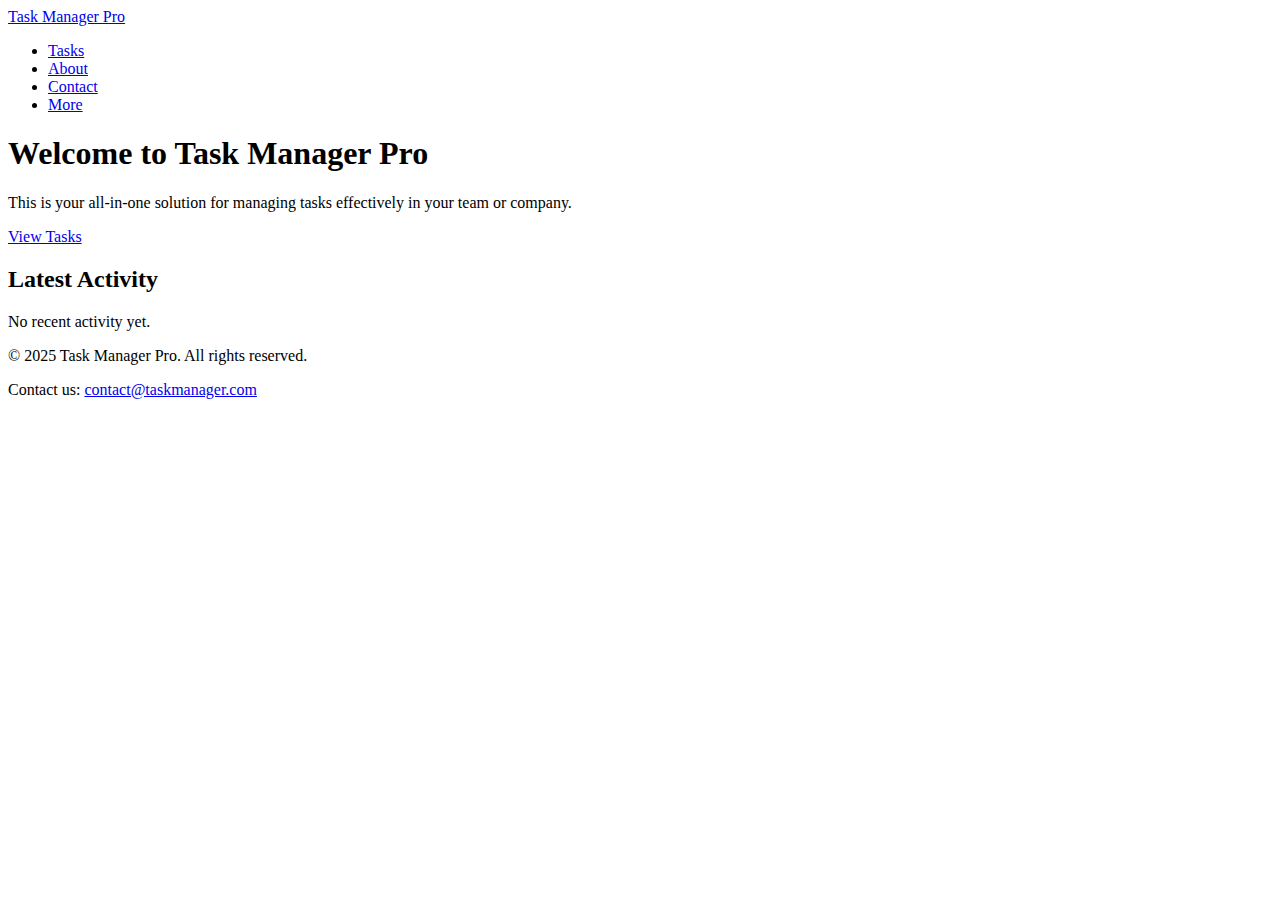
<file: index.html>
<!DOCTYPE html>
<html lang="en">
<head>
    <meta charset="UTF-8">
    <meta name="viewport" content="width=device-width, initial-scale=1.0">
    <title>Task Manager Pro</title>
    <meta name="description" content="Homepage for the Task Management Application.">
</head>
<body>

    <!-- Sticky Header / Navbar -->
    <header>
        <nav>
            <div class="logo">
                <!-- Logo image placeholder -->
                <a href="index.html">Task Manager Pro</a>
            </div>
            <ul>
                <li><a href="../tasks/index.html">Tasks</a></li>
                <li><a href="../about/index.html">About</a></li>
                <li><a href="../contact/index.html">Contact</a></li>
                <li><a href="../custom/index.html">More</a></li>
                <!-- Dark mode toggle will go here -->
            </ul>
        </nav>
    </header>

    <!-- Welcome Section -->
    <section id="welcome">
        <h1>Welcome to Task Manager Pro</h1>
        <p>This is your all-in-one solution for managing tasks effectively in your team or company.</p>
        <!-- Call to action -->
        <a href="../tasks/index.html">View Tasks</a>
    </section>

    <!-- Latest Activity Section -->
    <section id="latest-activity">
        <h2>Latest Activity</h2>
        <!-- Task activity updates will be dynamically added with jQuery -->
        <div class="activity-feed">
            <!-- Placeholder -->
            <p>No recent activity yet.</p>
        </div>
    </section>

    <!-- Footer -->
    <footer>
        <p>&copy; 2025 Task Manager Pro. All rights reserved.</p>
        <p>Contact us: <a href="mailto:contact@taskmanager.com">contact@taskmanager.com</a></p>
        <!-- Social media links go here -->
    </footer>

</body>
</html>
</file>
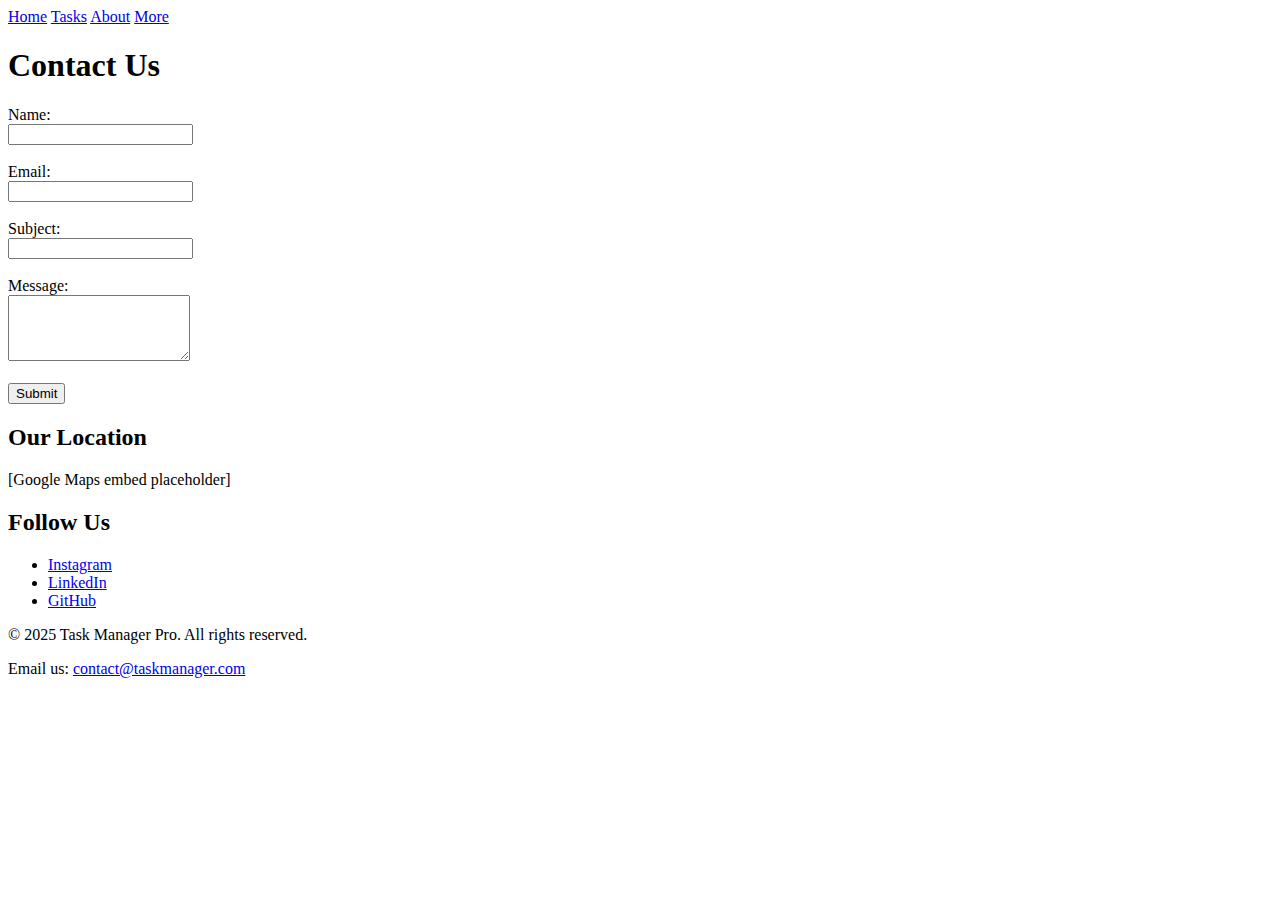
<file: contact/index.html>
<!DOCTYPE html>
<html lang="en">
<head>
    <meta charset="UTF-8" />
    <meta name="viewport" content="width=device-width, initial-scale=1.0"/>
    <title>Contact | Task Manager Pro</title>
    <meta name="description" content="Get in touch with the Task Manager Pro team.">
</head>
<body>

    <!-- Header / Navigation -->
    <header>
        <nav>
            <a href="../index.html">Home</a>
            <a href="../tasks/index.html">Tasks</a>
            <a href="../about/index.html">About</a>
            <a href="../custom/index.html">More</a>
        </nav>
    </header>

    <!-- Contact Form Section -->
    <section id="contact-form">
        <h1>Contact Us</h1>
        <form id="form">
            <label for="name">Name:</label><br/>
            <input type="text" id="name" name="name" required><br/><br/>

            <label for="email">Email:</label><br/>
            <input type="email" id="email" name="email" required><br/><br/>

            <label for="subject">Subject:</label><br/>
            <input type="text" id="subject" name="subject" required><br/><br/>

            <label for="message">Message:</label><br/>
            <textarea id="message" name="message" rows="4" required></textarea><br/><br/>

            <button type="submit">Submit</button>
        </form>
        <!-- This is where the submitted info will pop up using jQuery later -->
        <div id="popup-message">
            <!-- Placeholder for popup output -->
        </div>
    </section>

    <!-- Google Maps Section -->
    <section id="map">
        <h2>Our Location</h2>
        <!-- Google Maps embed will go here -->
        <p>[Google Maps embed placeholder]</p>
    </section>

    <!-- Social Media Links -->
    <section id="social-media">
        <h2>Follow Us</h2>
        <ul>
            <li><a href="#">Instagram</a></li>
            <li><a href="#">LinkedIn</a></li>
            <li><a href="#">GitHub</a></li>
        </ul>
    </section>

    <!-- Footer -->
    <footer>
        <p>&copy; 2025 Task Manager Pro. All rights reserved.</p>
        <p>Email us: <a href="mailto:contact@taskmanager.com">contact@taskmanager.com</a></p>
    </footer>

</body>
</html>
</file>
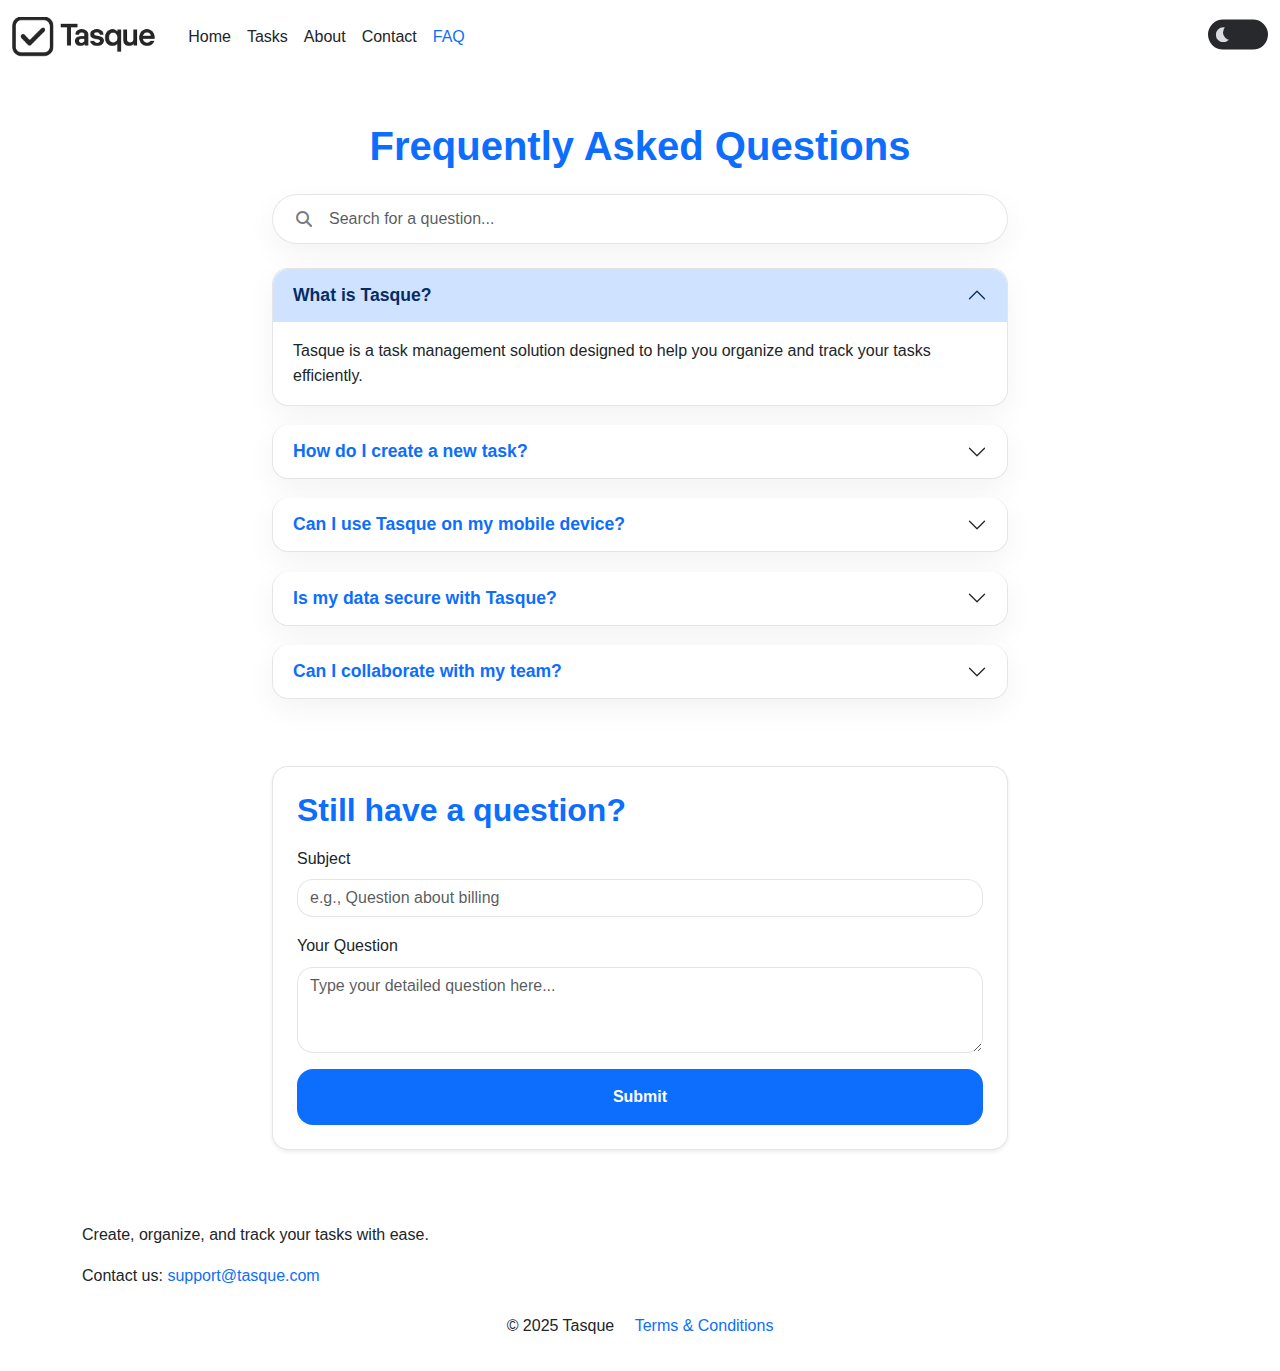
<file: faq/index.html>
<!DOCTYPE html>
<html lang="en">
<head>
  <meta charset="UTF-8">
  <meta name="viewport" content="width=device-width, initial-scale=1, shrink-to-fit=no">
  <title>FAQ - Tasque</title>
  <meta name="description" content="Frequently Asked Questions about Tasque.">
  <script src="../assets/js/main.js"></script>
  <link href="https://cdn.jsdelivr.net/npm/bootstrap@5.3.0/dist/css/bootstrap.min.css" rel="stylesheet">
  <link rel="stylesheet" href="../assets/css/style.css">
  <link rel="stylesheet" href="https://cdnjs.cloudflare.com/ajax/libs/font-awesome/6.4.0/css/all.min.css" />
</head>
<body class="faq-page">
  <!-- Navigation -->
  <nav class="navbar navbar-expand-lg sticky-top">
    <div class="container-fluid">
      <a class="navbar-brand d-flex align-items-center" href="../index.html">
        <img src="../assets/images/black_logo.png" alt="Tasque logo" class="logo-light" height="40">
        <img src="../assets/images/white_logo.png" alt="Tasque logo" class="logo-dark" height="40">
        <span class="ms-2"></span>
      </a>
      <button class="navbar-toggler" type="button" data-bs-toggle="collapse" data-bs-target="#navbarSupportedContent" aria-controls="navbarSupportedContent" aria-expanded="false" aria-label="Toggle navigation">
        <span class="navbar-toggler-icon"></span>
      </button>
      <div class="collapse navbar-collapse" id="navbarSupportedContent">
        <ul class="navbar-nav me-auto mb-2 mb-lg-0">
          <li class="nav-item"><a class="nav-link" href="../index.html">Home</a></li>
          <li class="nav-item"><a class="nav-link" href="../tasks/index.html">Tasks</a></li>
          <li class="nav-item"><a class="nav-link" href="../about/index.html">About</a></li>
          <li class="nav-item"><a class="nav-link" href="../contact/index.html">Contact</a></li>
          <li class="nav-item"><a class="nav-link active" href="index.html">FAQ</a></li>
        </ul>
        <div class="toggle-container">
          <label class="switch-label">
            <input id="darkModeToggle" class="checkbox" type="checkbox" role="switch" aria-label="Dark Mode" />
            <span class="slider"></span>
          </label>
        </div>
      </div>
    </div>
  </nav>
  <!-- Main -->
  <!-- FAQ -->
  <main class="container my-5">
    <h1 class="mb-4 text-center">Frequently Asked Questions</h1>
    <!-- Search Bar -->
    <div class="row justify-content-center mb-4">
      <div class="col-md-8">
        <div class="faq-search-wrapper">
          <i class="fas fa-search search-icon"></i>
          <input type="text" id="faq-search" class="form-control" placeholder="Search for a question...">
        </div>
      </div>
    </div>
    <!-- FAQ Accordion -->
    <div class="row justify-content-center mb-5">
      <div class="col-md-8">
        <div class="accordion" id="faqAccordion">
          <div class="accordion-item">
            <h2 class="accordion-header" id="headingOne">
              <button class="accordion-button" type="button" data-bs-toggle="collapse" data-bs-target="#collapseOne" aria-expanded="true" aria-controls="collapseOne">
                What is Tasque?
              </button>
            </h2>
            <div id="collapseOne" class="accordion-collapse collapse show" aria-labelledby="headingOne" data-bs-parent="#faqAccordion">
              <div class="accordion-body">
                Tasque is a task management solution designed to help you organize and track your tasks efficiently.
              </div>
            </div>
          </div>
          <div class="accordion-item">
            <h2 class="accordion-header" id="headingTwo">
              <button class="accordion-button collapsed" type="button" data-bs-toggle="collapse" data-bs-target="#collapseTwo" aria-expanded="false" aria-controls="collapseTwo">
                How do I create a new task?
              </button>
            </h2>
            <div id="collapseTwo" class="accordion-collapse collapse" aria-labelledby="headingTwo" data-bs-parent="#faqAccordion">
              <div class="accordion-body">
                Go to the Tasks page and click on "Add Task". Fill in the details and save your new task.
              </div>
            </div>
          </div>
          <div class="accordion-item">
            <h2 class="accordion-header" id="headingThree">
              <button class="accordion-button collapsed" type="button" data-bs-toggle="collapse" data-bs-target="#collapseThree" aria-expanded="false" aria-controls="collapseThree">
                Can I use Tasque on my mobile device?
              </button>
            </h2>
            <div id="collapseThree" class="accordion-collapse collapse" aria-labelledby="headingThree" data-bs-parent="#faqAccordion">
              <div class="accordion-body">
                Yes, Tasque is fully responsive and works on all modern mobile devices.
              </div>
            </div>
          </div>
          <div class="accordion-item">
            <h2 class="accordion-header" id="headingFour">
              <button class="accordion-button collapsed" type="button" data-bs-toggle="collapse" data-bs-target="#collapseFour" aria-expanded="false" aria-controls="collapseFour">
                Is my data secure with Tasque?
              </button>
            </h2>
            <div id="collapseFour" class="accordion-collapse collapse" aria-labelledby="headingFour" data-bs-parent="#faqAccordion">
              <div class="accordion-body">
                Absolutely. We use industry-standard encryption to protect your data. Your privacy and security are our top priorities.
              </div>
            </div>
          </div>
          <div class="accordion-item">
            <h2 class="accordion-header" id="headingFive">
              <button class="accordion-button collapsed" type="button" data-bs-toggle="collapse" data-bs-target="#collapseFive" aria-expanded="false" aria-controls="collapseFive">
                Can I collaborate with my team?
              </button>
            </h2>
            <div id="collapseFive" class="accordion-collapse collapse" aria-labelledby="headingFive" data-bs-parent="#faqAccordion">
              <div class="accordion-body">
                While the current version is focused on personal task management, team collaboration features are on our roadmap for a future release.
              </div>
            </div>
          </div>
        </div>
      </div>
    </div>
    <!-- Contact Form -->
    <div class="row justify-content-center">
      <div class="col-md-8">
        <div class="card p-4 shadow-sm">
          <h2 class="mb-3">Still have a question?</h2>
          <form>
            <div class="mb-3">
              <label for="faqSubject" class="form-label">Subject</label>
              <input type="text" class="form-control" id="faqSubject" required placeholder="e.g., Question about billing">
            </div>
            <div class="mb-3">
              <label for="faqQuestion" class="form-label">Your Question</label>
              <textarea class="form-control" id="faqQuestion" rows="3" required placeholder="Type your detailed question here..."></textarea>
            </div>
            <button type="submit" class="btn btn-primary">Submit</button>
          </form>
        </div>
      </div>
    </div>
  </main>
  <footer class="text-center text-lg-start mt-auto py-4">
    <div class="container">
      <p>Create, organize, and track your tasks with ease.</p>
      <p>Contact us: <a href="mailto:support@tasque.com">support@tasque.com</a></p>
    </div>
    <div class="text-center py-2">
        © 2025 Tasque
        <a href="#" data-bs-toggle="modal" data-bs-target="#termsModal" class="ms-3">Terms & Conditions</a>
    </div>
  </footer>

    <!-- Terms and Conditions Modal -->
    <div class="modal fade" id="termsModal" tabindex="-1" aria-labelledby="termsModalLabel" aria-hidden="true">
        <div class="modal-dialog modal-dialog-scrollable">
          <div class="modal-content">
            <div class="modal-header">
              <h5 class="modal-title" id="termsModalLabel">Terms and Conditions</h5>
              <button type="button" class="btn-close" data-bs-dismiss="modal" aria-label="Close"></button>
            </div>
            <div class="modal-body">
              <p>Lorem ipsum dolor sit amet consectetur adipiscing elit quisque faucibus ex sapien vitae pellentesque sem placerat in id cursus mi pretium tellus duis convallis tempus leo eu aenean sed diam urna tempor pulvinar vivamus fringilla lacus nec metus bibendum egestas iaculis massa nisl malesuada lacinia integer nunc posuere ut hendrerit semper vel class aptent taciti sociosqu ad litora torquent per conubia nostra inceptos himenaeos orci varius natoque penatibus et magnis dis parturient montes nascetur ridiculus mus donec rhoncus eros lobortis nulla molestie mattis scelerisque maximus eget fermentum odio phasellus non purus est efficitur laoreet mauris pharetra vestibulum fusce dictum risus blandit quis suspendisse aliquet nisi sodales consequat magna ante condimentum neque at luctus nibh finibus facilisis dapibus etiam interdum tortor ligula congue sollicitudin erat viverra ac tincidunt nam porta elementum a enim euismod quam justo lectus commodo augue arcu dignissim velit aliquam imperdiet mollis nullam volutpat porttitor ullamcorper rutrum gravida cras eleifend turpis fames primis vulputate ornare sagittis vehicula praesent dui felis venenatis ultrices proin libero feugiat tristique accumsan maecenas potenti ultricies habitant morbi senectus netus suscipit auctor curabitur facilisi cubilia curae hac habitasse platea dictumst lorem ipsum dolor sit amet consectetur adipiscing elit quisque faucibus ex sapien vitae pellentesque sem placerat in id cursus mi pretium tellus duis convallis tempus leo eu aenean sed diam urna tempor pulvinar vivamus fringilla lacus nec metus bibendum egestas iaculis massa nisl malesuada lacinia integer nunc posuere ut hendrerit semper vel class aptent taciti sociosqu ad litora torquent per conubia nostra inceptos himenaeos orci varius natoque penatibus et magnis dis parturient montes nascetur ridiculus mus donec rhoncus eros lobortis nulla molestie mattis scelerisque maximus eget fermentum odio phasellus non purus est efficitur laoreet mauris pharetra vestibulum fusce dictum risus blandit quis suspendisse aliquet nisi sodales consequat magna ante condimentum neque at luctus nibh.</p>
            </div>
            <div class="modal-footer">
              <button type="button" class="btn btn-secondary" data-bs-dismiss="modal">Close</button>
            </div>
          </div>
        </div>
      </div>

  <script src="https://code.jquery.com/jquery-3.6.0.min.js"></script>
  <script src="https://cdn.jsdelivr.net/npm/bootstrap@5.3.0/dist/js/bootstrap.bundle.min.js"></script>
  <script>
    // FAQ search filter
    $(document).ready(function() {
      $('#faq-search').on('keyup', function() {
        var value = $(this).val().toLowerCase();
        $('#faqAccordion .accordion-item').filter(function() {
          $(this).toggle($(this).text().toLowerCase().indexOf(value) > -1)
        });
      });
    });
  </script>
</body>
</html>
</file>
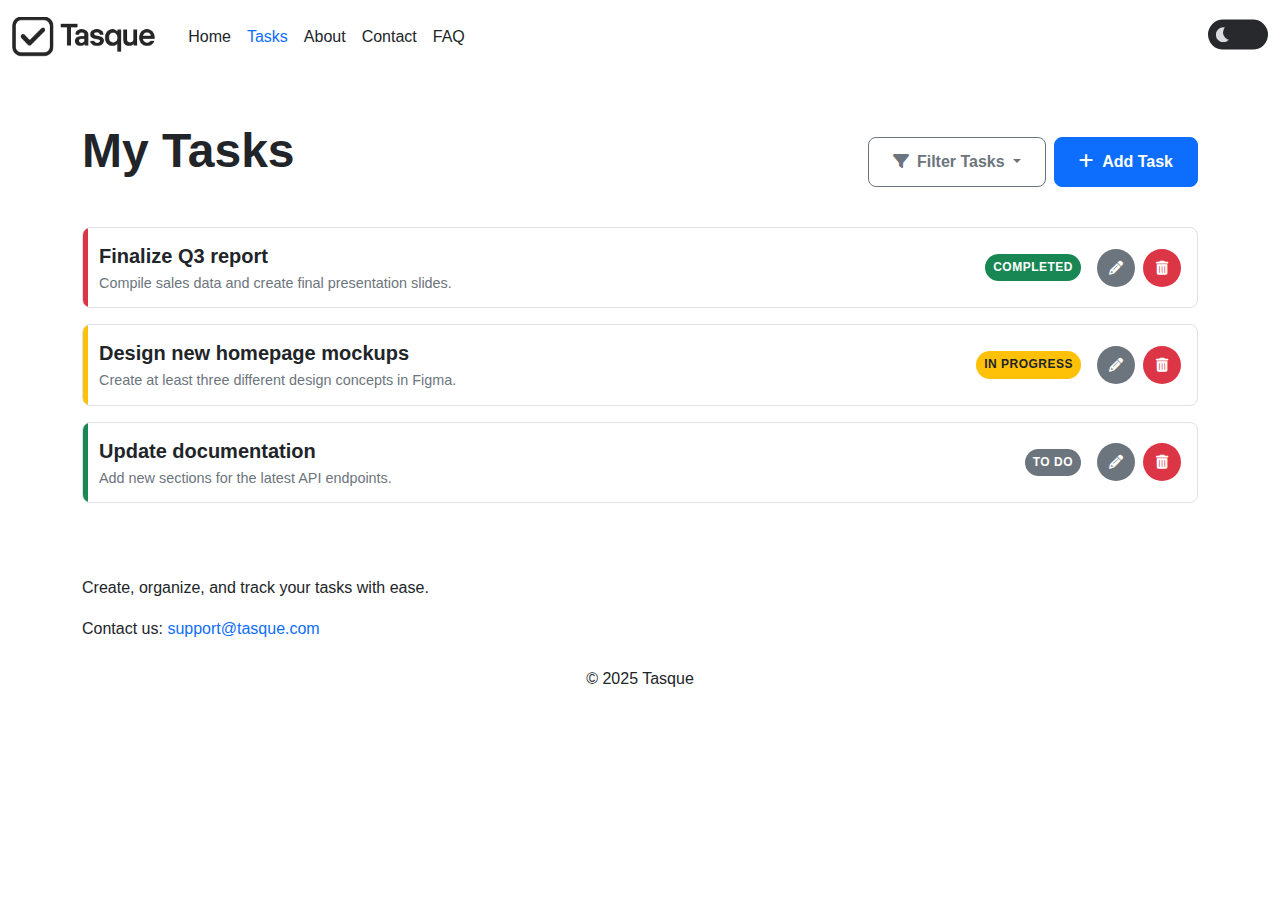
<file: tasks/index.html>
<!DOCTYPE html>
<html lang="en">
<head>
  <meta charset="UTF-8" />
  <meta name="viewport" content="width=device-width, initial-scale=1.0" />
  <title>My Tasks - Tasque</title>
  <!-- Custom JS for theme - MUST be first -->
  <script src="../assets/js/main.js"></script>
  <link href="https://cdn.jsdelivr.net/npm/bootstrap@5.3.0/dist/css/bootstrap.min.css" rel="stylesheet" />
  <link rel="stylesheet" href="../assets/css/style.css" />
  <link rel="stylesheet" href="https://cdnjs.cloudflare.com/ajax/libs/font-awesome/6.4.0/css/all.min.css" />
  <script src="../assets/js/tasks.js" defer></script>
</head>
<body>
  <!-- Navbar -->
  <nav class="navbar navbar-expand-lg sticky-top">
    <div class="container-fluid">
      <a class="navbar-brand d-flex align-items-center" href="../index.html">
        <img src="../assets/images/black_logo.png" alt="Tasque logo" class="logo-light" height="40">
        <img src="../assets/images/white_logo.png" alt="Tasque logo" class="logo-dark" height="40">
        <span class="ms-2"></span>
      </a>
      <button class="navbar-toggler" type="button" data-bs-toggle="collapse" data-bs-target="#navbarSupportedContent">
        <span class="navbar-toggler-icon"></span>
      </button>
      <div class="collapse navbar-collapse" id="navbarSupportedContent">
        <ul class="navbar-nav me-auto mb-2 mb-lg-0">
          <li class="nav-item"><a class="nav-link" href="../index.html">Home</a></li>
          <li class="nav-item"><a class="nav-link active" href="index.html">Tasks</a></li>
          <li class="nav-item"><a class="nav-link" href="../about/index.html">About</a></li>
          <li class="nav-item"><a class="nav-link" href="../contact/index.html">Contact</a></li>
          <li class="nav-item"><a class="nav-link" href="../faq/index.html">FAQ</a></li>
        </ul>
        <div class="toggle-container">
          <label class="switch-label">
            <input id="darkModeToggle" class="checkbox" type="checkbox" role="switch" aria-label="Dark Mode" />
            <span class="slider"></span>
          </label>
        </div>
      </div>
    </div>
  </nav>

  <main class="container my-5">
    <div class="row mb-4 align-items-center">
      <div class="col-md-6">
        <h1 class="display-5 fw-bold">My Tasks</h1>
      </div>
      <div class="col-md-6">
        <div class="d-flex justify-content-md-end gap-2" id="task-controls">
          <div class="dropdown">
            <button class="btn btn-outline-secondary dropdown-toggle" type="button" id="filter-dropdown" data-bs-toggle="dropdown" aria-expanded="false">
              <i class="fas fa-filter me-2"></i>Filter Tasks
            </button>
            <ul class="dropdown-menu" aria-labelledby="filter-dropdown">
              <li><h6 class="dropdown-header">Filter by Status</h6></li>
              <li><a class="dropdown-item filter-option" href="#" data-filter="all">Show All</a></li>
              <li><a class="dropdown-item filter-option" href="#" data-filter="completed">Completed</a></li>
              <li><a class="dropdown-item filter-option" href="#" data-filter="in-progress">In Progress</a></li>
              <li><a class="dropdown-item filter-option" href="#" data-filter="todo">To Do</a></li>
              <li><hr class="dropdown-divider"></li>
              <li><h6 class="dropdown-header">Filter by Priority</h6></li>
              <li><a class="dropdown-item filter-option" href="#" data-filter="high">High</a></li>
              <li><a class="dropdown-item filter-option" href="#" data-filter="medium">Medium</a></li>
              <li><a class="dropdown-item filter-option" href="#" data-filter="low">Low</a></li>
            </ul>
          </div>
          <button class="btn btn-primary" data-bs-toggle="modal" data-bs-target="#taskModal" id="add-task-btn">
            <i class="fas fa-plus me-2"></i>Add Task
          </button>
        </div>
      </div>
    </div>

    <div class="task-list">
      <!-- These initial tasks are templates. The JS will take over and manage them. -->
      <div class="task-item-initial" data-priority="high" data-status="completed">
        <div class="task-details">
          <h5 class="task-title">Finalize Q3 report</h5>
          <p class="task-description">Compile sales data and create final presentation slides.</p>
        </div>
        <div class="task-actions">
          <span class="task-status status-completed">Completed</span>
          <div class="dropdown">
            <button class="btn btn-sm btn-secondary dropdown-toggle" type="button" data-bs-toggle="dropdown" aria-expanded="false">
              <i class="fas fa-ellipsis-v"></i>
            </button>
            <ul class="dropdown-menu">
              <li><a class="dropdown-item edit-task" href="#" data-bs-toggle="modal" data-bs-target="#taskModal">Edit</a></li>
              <li><a class="dropdown-item delete-task" href="#">Delete</a></li>
            </ul>
          </div>
        </div>
      </div>

      <div class="task-item-initial" data-priority="medium" data-status="in-progress">
        <div class="task-details">
          <h5 class="task-title">Design new homepage mockups</h5>
          <p class="task-description">Create at least three different design concepts in Figma.</p>
        </div>
        <div class="task-actions">
          <span class="task-status status-in-progress">In Progress</span>
          <div class="dropdown">
            <button class="btn btn-sm btn-secondary dropdown-toggle" type="button" data-bs-toggle="dropdown" aria-expanded="false">
              <i class="fas fa-ellipsis-v"></i>
            </button>
            <ul class="dropdown-menu">
              <li><a class="dropdown-item edit-task" href="#" data-bs-toggle="modal" data-bs-target="#taskModal">Edit</a></li>
              <li><a class="dropdown-item delete-task" href="#">Delete</a></li>
            </ul>
          </div>
        </div>
      </div>

      <div class="task-item-initial" data-priority="low" data-status="todo">
        <div class="task-details">
          <h5 class="task-title">Update documentation</h5>
          <p class="task-description">Add new sections for the latest API endpoints.</p>
        </div>
        <div class="task-actions">
          <span class="task-status status-todo">To Do</span>
          <div class="dropdown">
            <button class="btn btn-sm btn-secondary dropdown-toggle" type="button" data-bs-toggle="dropdown" aria-expanded="false">
              <i class="fas fa-ellipsis-v"></i>
            </button>
            <ul class="dropdown-menu">
              <li><a class="dropdown-item edit-task" href="#" data-bs-toggle="modal" data-bs-target="#taskModal">Edit</a></li>
              <li><a class="dropdown-item delete-task" href="#">Delete</a></li>
            </ul>
          </div>
        </div>
      </div>
    </div>
  </main>

  <!-- Add/Edit Task Modal -->
  <div class="modal fade" id="taskModal" tabindex="-1" aria-labelledby="taskModalLabel" aria-hidden="true">
    <div class="modal-dialog">
      <div class="modal-content">
        <div class="modal-header">
          <h5 class="modal-title" id="taskModalLabel">Add New Task</h5>
          <button type="button" class="btn-close" data-bs-dismiss="modal" aria-label="Close"></button>
        </div>
        <div class="modal-body">
          <form id="taskForm">
            <input type="hidden" id="taskId">
            <div class="mb-3">
              <label for="taskTitle" class="form-label">Task Title</label>
              <input type="text" class="form-control" id="taskTitle" required>
            </div>
            <div class="mb-3">
              <label for="taskDescription" class="form-label">Description</label>
              <textarea class="form-control" id="taskDescription" rows="3"></textarea>
            </div>
            <div class="mb-3">
              <label for="taskPriority" class="form-label">Priority</label>
              <select class="form-select" id="taskPriority">
                <option value="low">Low</option>
                <option value="medium" selected>Medium</option>
                <option value="high">High</option>
              </select>
            </div>
            <div class="mb-3">
                <label for="taskStatus" class="form-label">Status</label>
                <select class="form-select" id="taskStatus">
                    <option value="todo">To Do</option>
                    <option value="in-progress">In Progress</option>
                    <option value="completed">Completed</option>
                </select>
            </div>
            <div class="modal-footer">
                <button type="submit" class="btn btn-primary">Save Task</button>
            </div>
          </form>
        </div>
      </div>
    </div>
  </div>

  <!-- Footer -->
  <footer class="text-center text-lg-start py-4 mt-auto">
    <div class="container">
      <p>Create, organize, and track your tasks with ease.</p>
      <p>Contact us: <a href="mailto:support@tasque.com">support@tasque.com</a></p>
    </div>
    <div class="text-center py-2">© 2025 Tasque</div>
  </footer>

  <!-- jQuery -->
  <script src="https://code.jquery.com/jquery-3.6.0.min.js"></script>
  <!-- Bootstrap Bundle with Popper -->
  <script src="https://cdn.jsdelivr.net/npm/bootstrap@5.3.0/dist/js/bootstrap.bundle.min.js"></script>
</body>
</html>
</file>
<file: assets/css/style.css>
/* Theme Variables */
:root {
  --bg-color: #ffffff;
  --text-color: #212529;
  --primary-color: #0d6efd;
  --link-hover: #0b5ed7;
  --section-spacing: 5rem;
  --border-radius: 1rem;
  --transition-speed: 0.3s;
  --box-shadow: 0 10px 30px rgba(0, 0, 0, 0.05);
  --box-shadow-hover: 0 15px 40px rgba(0, 0, 0, 0.08);
  --light: #d8dbe0;
  --dark: #28292c;
  --border-color: rgba(0, 0, 0, 0.1);
}

/* Dark Mode Variables */
[data-theme="dark"] {
  --bg-color: #121212;
  --text-color: #e1e1e1;
  --primary-color: #66b2ff;
  --link-hover: #338fff;
  --box-shadow: 0 10px 30px rgba(255, 255, 255, 0.03);
  --box-shadow-hover: 0 15px 40px rgba(255, 255, 255, 0.05);
  --border-color: rgba(255, 255, 255, 0.1);
}

/* A lighter grey for better contrast in dark mode */
[data-theme="dark"] .text-muted {
  color: #adb5bd !important;
}

/* Global Styles */
body {
  background-color: var(--bg-color);
  color: var(--text-color);
  transition: background-color var(--transition-speed) ease, color var(--transition-speed) ease;
  font-family: "Lato", "Roboto", "Segoe UI", sans-serif;
  line-height: 1.6;
}

.section-spacing {
  padding: var(--section-spacing) 0;
}
/* Media Queries */
@media (max-width: 768px) {
  :root {
    --section-spacing: 3rem;
  }
  .task-item {
    flex-direction: column;
    align-items: flex-start;
    gap: 1rem;
  }
  .task-actions {
    width: 100%;
    justify-content: space-between; 
    margin-left: 0;
  }
}

/* Typography */
h1, h2, h3, h4, h5, h6 {
  color: var(--text-color);
  margin-bottom: 1rem;
  font-weight: 600;
}

h1 {
  font-size: 2.5rem;
  margin-bottom: 1.5rem;
}

h2 {
  font-size: 2rem;
  color: var(--primary-color);
}

.lead {
  font-size: 1.2rem;
  opacity: 0.9;
  max-width: 800px;
  margin: 0 auto;
}

/* Links and Buttons */
a {
  color: var(--primary-color);
  text-decoration: none;
  transition: all var(--transition-speed) ease;
}

a:hover {
  color: var(--link-hover);
}

.btn {
  padding: 0.75rem 1.5rem;
  border-radius: 0.5rem;
  font-weight: 600;
  transition: all var(--transition-speed) ease;
}

.btn-primary {
  background-color: var(--primary-color);
  border-color: var(--primary-color);
  color: white;
}

.btn-primary:hover {
  background-color: var(--link-hover);
  border-color: var(--link-hover);
  transform: translateY(-2px);
  box-shadow: var(--box-shadow);
}

/* Navbar Styles */
.navbar {
  background-color: var(--bg-color) !important;
  transition: background-color var(--transition-speed) ease;
}

.navbar .navbar-brand,
.navbar .nav-link,
.form-check-label {
  color: var(--text-color) !important;
}

.navbar .nav-link:hover,
.navbar .nav-link.active {
  color: var(--primary-color) !important;
}

/* Dark Mode Toggle from CSS Portal*/
.toggle-container {
  transform: scale(0.6);
  transform-origin: center right;
}

.switch-label {
  position: relative;
  width: 100px;
  height: 50px;
  background-color: var(--dark);
  border-radius: 25px;
  cursor: pointer;
  border: 3px solid var(--dark);
}

.checkbox {
  position: absolute;
  display: none;
}

.slider {
  position: absolute;
  width: 100%;
  height: 100%;
  border-radius: 25px;
  transition: var(--transition-speed);
}

.checkbox:checked ~ .slider {
  background-color: var(--light);
}

.slider::before {
  content: "";
  position: absolute;
  top: 10px;
  left: 10px;
  width: 25px;
  height: 25px;
  border-radius: 50%;
  box-shadow: inset 12px -4px 0px 0px var(--light);
  background-color: var(--dark);
  transition: var(--transition-speed);
}

.checkbox:checked ~ .slider::before {
  transform: translateX(50px);
  box-shadow: none;
}

/* Logo Toggle */
.logo-dark { display: none; }
[data-theme="dark"] .logo-light { display: none; }
[data-theme="dark"] .logo-dark { display: inline; }

/* Hero Illustration Toggle */
.hero-illustration-dark { display: none; }
[data-theme="dark"] .hero-illustration-light { display: none; }
[data-theme="dark"] .hero-illustration-dark { display: block; }

/* About Page Styles */
.team-member-hover {
  transition: transform 0.3s ease, box-shadow 0.3s ease;
}

.team-member-hover:hover {
  transform: scale(1.05);
  box-shadow: 0 10px 20px rgba(0, 0, 0, 0.15);
}

/* Contact Page Specific Styles */
.contact-page section {
  position: relative;
  background-color: var(--bg-color);
}

#contact-heading {
  text-align: center;
}

/* Form Styles */
.form-wrapper {
  background-color: var(--bg-color);
  padding: 2.5rem;
  border-radius: var(--border-radius);
  box-shadow: var(--box-shadow);
  transition: all var(--transition-speed) ease;
  border: 1px solid var(--border-color);
}

.form-wrapper:hover {
  transform: translateY(-5px);
  box-shadow: var(--box-shadow-hover);
}

.form-field {
  margin-bottom: 1.5rem;
}

.form-field label {
  display: block;
  margin-bottom: 0.5rem;
  font-weight: 500;
}

.form-field input,
.form-field textarea {
  width: 100%;
  padding: 0.75rem;
  border: 1px solid var(--border-color);
  border-radius: 0.5rem;
  background-color: var(--bg-color);
  color: var(--text-color);
  transition: all var(--transition-speed) ease;
}

.form-field input:focus,
.form-field textarea:focus {
  outline: none;
  border-color: var(--primary-color);
  box-shadow: 0 0 0 2px rgba(13, 110, 253, 0.25);
}

button[type="submit"] {
  width: 100%;
  padding: 1rem;
  background-color: var(--primary-color);
  color: white;
  border: none;
  border-radius: 0.5rem;
  font-weight: 600;
  cursor: pointer;
  transition: all var(--transition-speed) ease;
}

button[type="submit"]:hover {
  background-color: var(--link-hover);
  transform: translateY(-2px);
  box-shadow: var(--box-shadow);
}

/* Follow Us Section */
#follow-us {
  background-color: var(--bg-color);
  padding: var(--section-spacing) 0;
  text-align: center;
}

.social-media-icons {
  display: flex;
  justify-content: center;
  gap: 1.5rem;
  flex-wrap: wrap;
  margin-top: 2rem;
}

.social-media-icons a {
  display: flex;
  align-items: center;
  justify-content: center;
  width: 60px;
  height: 60px;
  border-radius: 50%;
  background-color: var(--primary-color);
  color: white;
  font-size: 1.5rem;
  transition: all var(--transition-speed) ease;
}

.social-media-icons a:hover {
  transform: translateY(-3px);
  box-shadow: var(--box-shadow);
}

/* Social media specific colors on hover */
.social-media-icons a[aria-label*="Facebook"]:hover {
  background-color: #1877f2;
}

.social-media-icons a[aria-label*="Twitter"]:hover {
  background-color: #1da1f2;
}

.social-media-icons a[aria-label*="Instagram"]:hover {
  background: linear-gradient(45deg, #f09433 0%, #e6683c 25%, #dc2743 50%, #cc2366 75%, #bc1888 100%);
}

.social-media-icons a[aria-label*="LinkedIn"]:hover {
  background-color: #0077b5;
}

.social-media-icons a[aria-label*="YouTube"]:hover {
  background-color: #ff0000;
}

/* Office Map Section */
#office-map {
  background-color: var(--bg-color);
}

.office-info {
  background-color: var(--bg-color);
  padding: 2.5rem;
  border-radius: var(--border-radius);
  height: 100%;
  box-shadow: var(--box-shadow);
  transition: all var(--transition-speed) ease;
  border: 1px solid var(--border-color);
}

.office-info:hover {
  transform: translateY(-5px);
  box-shadow: var(--box-shadow-hover);
}

.office-description {
  font-size: 1.1rem;
  margin-bottom: 2rem;
  opacity: 0.9;
}

.detail-item {
  display: flex;
  align-items: flex-start;
  padding: 1.25rem;
  background-color: var(--bg-color);
  border-radius: 0.5rem;
  margin-bottom: 1rem;
  transition: all var(--transition-speed) ease;
  border: 1px solid var(--border-color);
}

.detail-item:hover {
  transform: translateX(5px);
  background-color: var(--primary-color);
  color: white;
  border-color: var(--primary-color);
}

.detail-item i {
  font-size: 1.25rem;
  color: var(--primary-color);
  margin-right: 1rem;
  transition: color var(--transition-speed) ease;
}
/* Hover effects for detail-item */
.detail-item:hover i,
.detail-item:hover h4,
.detail-item:hover p,
.detail-item:hover a {
  color: white;
}

.map-container {
  border-radius: var(--border-radius);
  overflow: hidden;
  box-shadow: var(--box-shadow);
  transition: all var(--transition-speed) ease;
  height: 100%;
  border: 1px solid var(--border-color);
}

.map-container:hover {
  transform: translateY(-5px);
  box-shadow: var(--box-shadow-hover);
}

.map-container iframe {
  width: 100%;
  height: 100%;
  min-height: 400px;
  border: none;
}

.map-container:hover iframe {
  transform: scale(1.03);
}

/* Footer */
footer {
  background-color: var(--bg-color);
  color: var(--text-color);
  transition: background-color var(--transition-speed) ease, color var(--transition-speed) ease;
  padding: 2rem 0;
}

/* Responsive Adjustments */
@media (max-width: 991px) {
  .office-info {
    margin-bottom: 2rem;
  }
  
  h1 {
    font-size: 2rem;
  }
  
  h2 {
    font-size: 1.75rem;
  }
  
  .lead {
    font-size: 1.1rem;
  }
}

@media (max-width: 576px) {
  .form-wrapper,
  .office-info {
    padding: 1.5rem;
  }
  
  .social-media-icons a {
    width: 50px;
    height: 50px;
    font-size: 1.2rem;
  }
  
  .detail-item {
    padding: 1rem;
  }
  
  .map-container iframe {
    min-height: 300px;
  }
}
/* Carousel Styles */
.carousel-control-prev-icon,
.carousel-control-next-icon {
  filter: invert(1);
}

[data-theme="dark"] .carousel-control-prev-icon,
[data-theme="dark"] .carousel-control-next-icon {
  filter: none;
}

/* Hero Section */
.hero {
  padding: 4rem 0;
  background-color: var(--background-color);
}

.hero-illustration-container {
  position: relative;
  max-height: 400px;
}

.hero-illustration {
  border-radius: 0.5rem;
  box-shadow: 0 1rem 3rem rgba(0, 0, 0, 0.1);
  transition: all 0.3s ease-in-out;
  max-height: 400px;
  object-fit: cover;
}

.hero-illustration-dark {
  display: none;
}

/* Features Section */
#features {
  background-color: var(--section-bg-color);
}

.feature-card {
  padding: 2rem;
  text-align: center;
  border: 1px solid var(--border-color);
  border-radius: var(--border-radius);
  background-color: var(--background-color);
  transition: transform 0.3s, box-shadow 0.3s;
}

.feature-card:hover {
  transform: translateY(-5px);
  box-shadow: 0 8px 20px rgba(0, 0, 0, 0.08);
}

.feature-icon {
  color: var(--primary-color);
}

/* Dark Mode Specific Styles */
body.dark-mode .logo-light {
  display: none;
}

body.dark-mode .logo-dark {
  display: inline-block;
}

body.dark-mode .hero-illustration-light {
  display: none;
}

body.dark-mode .hero-illustration-dark {
  display: block;
}

body.dark-mode .navbar {
  border-bottom: 1px solid var(--border-color);
}

/* Tasks Page */
.task-item {
  display: flex;
  padding: 1rem;
  background-color: #fff;
  border: 1px solid #dee2e6;
  border-radius: 0.5rem;
  margin-bottom: 1rem;
  position: relative;
  overflow: hidden;
  align-items: center;
  gap: 1rem;
}

.priority-indicator {
  width: 5px;
  height: 100%;
  position: absolute;
  left: 0;
  top: 0;
}

.priority-indicator[data-priority="high"] {
  background-color: #dc3545;
}
.priority-indicator[data-priority="medium"] {
  background-color: #ffc107;
}
.priority-indicator[data-priority="low"] {
  background-color: #198754;
}

.task-details {
  flex-grow: 1;
  min-width: 0;
}

.task-title {
  font-weight: 600;
  margin-bottom: 0.25rem;
}

.task-description {
  margin-bottom: 0;
  color: #6c757d;
  font-size: 0.9rem;
}

.task-description-collapsible {
    cursor: pointer;
    transition: max-height 0.25s ease-out;
    overflow: hidden;
}

.task-description-collapsible.collapsed {
    max-height: 1.2rem;
    white-space: nowrap;
    text-overflow: ellipsis;
}

.task-actions {
  display: flex;
  align-items: center;
  gap: 1rem;
  flex-shrink: 0;
  margin-left: 1rem;
}

.task-status {
  padding: 0.3em 0.8em;
  font-size: 0.75rem;
  font-weight: 700;
  border-radius: 2em;
  text-transform: uppercase;
  letter-spacing: 0.5px;
}

.status-completed { background-color: #198754; color: white; }
.status-in-progress { background-color: #ffc107; color: #212529; }
.status-todo { background-color: #6c757d; color: white; }

/* =================================================================
   6.0 DARK MODE OVERRIDES
   ================================================================= */
[data-theme="dark"] .modal-content {
    background-color: #1a1a1a;
    border-color: var(--border-color);
    color: var(--text-color);
}

[data-theme="dark"] .modal-header,
[data-theme="dark"] .modal-footer {
    border-color: var(--border-color);
}

[data-theme="dark"] .btn-close {
    filter: invert(1);
}

[data-theme="dark"] .form-control,
[data-theme="dark"] .form-select {
    background-color: #2c2c2c;
    color: var(--text-color);
    border-color: #444;
}

[data-theme="dark"] .form-control:focus,
[data-theme="dark"] .form-select:focus {
    background-color: #2c2c2c;
    color: var(--text-color);
    border-color: var(--primary-color);
    box-shadow: 0 0 0 2px rgba(102, 178, 255, 0.25);
}

[data-theme="dark"] .status-in-progress {
    background-color: #ffc107;
    color: #212529;
}

/* Task list styles */
#task-list-container {
  gap: 1rem;
}

.task-item {
  align-items: center;
  gap: 1rem;
}

.task-details {
  flex-grow: 1;
}

.task-actions {
  display: flex;
  align-items: center;
  gap: 0.5rem;
  flex-shrink: 0;
}

.task-status {
  padding: 0.25rem 0.5rem;
  margin-right: 0.5rem;
}

.btn-action {
  width: 38px;
  height: 38px;
  border-radius: 50%;
  display: flex;
  align-items: center;
  justify-content: center;
  padding: 0;
  border: none;
  transition: all 0.2s ease-in-out;
}

.btn-edit {
  background-color: #6c757d;
  color: #fff;
}

.btn-edit:hover {
  background-color: #5a6268;
  color: #fff;
  transform: scale(1.1);
}

.btn-delete {
  background-color: #dc3545;
  color: #fff;
}

.btn-delete:hover {
  background-color: #c82333;
  color: #fff;
  transform: scale(1.1);
}

[data-theme="dark"] .task-item {
  background-color: #343a40;
  border-color: #495057;
}

[data-theme="dark"] .btn-edit {
  background-color: #5a6268;
}
[data-theme="dark"] .btn-edit:hover {
  background-color: #474d52;
}
[data-theme="dark"] .btn-delete {
  background-color: #c82333;
}
[data-theme="dark"] .btn-delete:hover {
  background-color: #a81e2b;
}

/* Responsive styles for tasks page */
@media (max-width: 768px) {
  #task-controls {
    flex-direction: column;
    align-items: stretch;
    margin-top: 1rem;
  }

  #task-controls .btn {
    width: 100%;
  }

  .task-item {
    flex-direction: column;
    align-items: flex-start;
  }

  .task-actions {
    width: 100%;
    justify-content: flex-end;
    margin-top: 0.5rem;
  }
}

/* Latest Activity Section Layout */
#latest-activity {
  max-width: 900px;
  margin: 3rem auto 0 auto;
  padding: 0 1rem;
}
#latest-activity-list {
  display: flex;
  flex-direction: column;
  align-items: center;
  gap: 2.2rem;
  padding: 0;
  margin: 2.5rem 0 0 0;
  list-style: none;
}
.latest-activity-card-outer {
  width: 100%;
  max-width: 420px;
  margin: 0 auto;
  display: flex;
  justify-content: center;
  background: none;
  border: none;
  box-shadow: none;
}
.latest-activity-card {
  width: 100%;
  background: var(--bg-color, #fff);
  border-radius: 18px;
  border: 1.5px solid var(--border-color, #e0e0e0);
  box-shadow: none;
  padding: 2rem 1.5rem 1.5rem 1.5rem;
  display: flex;
  flex-direction: column;
  align-items: flex-start;
  gap: 1.1rem;
  transition: border-color 0.2s, background 0.2s;
}
.latest-activity-card:hover {
  box-shadow: none;
  border-color: var(--primary-color, #338fff);
  transform: none;
}
.latest-activity-title {
  font-size: 1.18rem;
  font-weight: 700;
  color: var(--text-color, #23272b);
  margin-bottom: 0.2rem;
  text-align: left;
  width: 100%;
}
.latest-activity-desc {
  color: var(--text-color, #444);
  font-size: 1rem;
  text-align: left;
  margin-bottom: 0.2rem;
  width: 100%;
  min-height: 2.2em;
  max-height: 2.8em;
  overflow: hidden;
  text-overflow: ellipsis;
  display: -webkit-box;
  -webkit-line-clamp: 2;
  line-clamp: 2;
  -webkit-box-orient: vertical;
}
.latest-activity-badge-row {
  width: 100%;
  display: flex;
  align-items: center;
  margin-bottom: 0.2rem;
}
.latest-activity-badge {
  background: #e53935;
  color: #fff;
  border-radius: 999px;
  padding: 0.38em 1.1em;
  font-size: 0.98rem;
  font-weight: 700;
  display: inline-block;
  box-shadow: 0 2px 8px rgba(229,57,53,0.10);
  letter-spacing: 0.01em;
  border: none;
}
.latest-activity-btn {
  background: #0d6efd;
  color: #fff;
  min-width: unset;
  padding: 0.7em 2.2em;
  font-size: 1.08rem;
  font-weight: 600;
  align-self: center;
  margin-top: 2.2rem;
  margin-left: 0;
  margin-right: 0;
  display: block;
  letter-spacing: 0.01em;
  text-align: center;
  cursor: pointer;
  transition: background 0.18s, box-shadow 0.18s, transform 0.13s;
  box-shadow: 0 2px 8px rgba(51,143,255,0.10);
  border-radius: 16px;
}
.latest-activity-btn:hover {
  background: #256fcc;
  color: #fff;
  box-shadow: 0 4px 16px rgba(51,143,255,0.16);
  transform: translateY(-2px) scale(1.03);
}
[data-theme="dark"] .latest-activity-card {
  background: #23272b;
  border-color: #3a3a3a;
  box-shadow: none;
}
[data-theme="dark"] .latest-activity-title,
[data-theme="dark"] .latest-activity-desc {
  color: #e1e1e1;
}
[data-theme="dark"] .latest-activity-badge {
  background: #ff5252;
  color: #fff;
  box-shadow: 0 2px 8px rgba(255,82,82,0.13);
}
[data-theme="dark"] .latest-activity-btn {
  background: #338fff;
  color: #fff;
}
[data-theme="dark"] .latest-activity-btn:hover {
  background: #256fcc;
  color: #fff;
  box-shadow: 0 4px 16px rgba(51,143,255,0.16);
  transform: translateY(-2px) scale(1.03);
}
@media (max-width: 900px) {
  .latest-activity-card-outer {
    max-width: 98vw;
  }
  .latest-activity-card {
    padding: 1.3rem 0.7rem 1.1rem 0.7rem;
  }
}
@media (max-width: 700px) {
  #latest-activity-list {
    gap: 1.5rem;
    margin-top: 1.2rem;
  }
  .latest-activity-card-outer {
    width: 100%;
    max-width: 100%;
    margin-bottom: 1.2rem;
  }
  .latest-activity-card {
    min-width: 0;
    max-width: 100%;
    width: 100%;
    padding: 1.1rem 0.5rem 1rem 0.5rem;
  }
}

#latest-activity-heading {
  text-align: center;
  width: 100%;
  display: block;
  margin-bottom: 2rem;
}

[data-theme="dark"] .navbar-toggler-icon {
  filter: invert(1) brightness(2);
}

/* FAQ Page Styles */
.faq-page h1 {
  color: var(--primary-color);
  font-weight: 700;
}

.faq-search-wrapper {
  position: relative;
}

.search-icon {
  position: absolute;
  top: 50%;
  left: 1.5rem;
  transform: translateY(-50%);
  color: var(--text-color);
  opacity: 0.6;
}

#faq-search.form-control {
  border-radius: 2rem;
  padding: 0.75rem 1.5rem 0.75rem 3.5rem;
  border: 1.5px solid var(--border-color);
  background: var(--bg-color);
  color: var(--text-color);
  box-shadow: var(--box-shadow);
  transition: all var(--transition-speed) ease;
}
#faq-search.form-control:focus {
  border-color: var(--primary-color);
  box-shadow: 0 0 0 2px rgba(13, 110, 253, 0.15);
}

.accordion-item {
  background: var(--bg-color);
  border: 1.5px solid var(--border-color);
  border-radius: var(--border-radius);
  margin-bottom: 1.2rem;
  box-shadow: var(--box-shadow);
  transition: background 0.2s, border-color 0.2s;
}
.accordion-item:first-child {
  border-top-left-radius: var(--border-radius);
  border-top-right-radius: var(--border-radius);
}
.accordion-item:last-child {
  border-bottom-left-radius: var(--border-radius);
  border-bottom-right-radius: var(--border-radius);
}
.accordion-button {
  background: var(--bg-color);
  color: var(--primary-color);
  font-weight: 600;
  font-size: 1.1rem;
  border-radius: var(--border-radius) !important;
  transition: background 0.2s, color 0.2s;
}
.accordion-item:first-child .accordion-button {
  border-top-left-radius: var(--border-radius) !important;
  border-top-right-radius: var(--border-radius) !important;
}
.accordion-item:last-child .accordion-button.collapsed {
  border-bottom-left-radius: var(--border-radius) !important;
  border-bottom-right-radius: var(--border-radius) !important;
}
.accordion-button:not(.collapsed) {
  border-bottom-right-radius: 0 !important;
  border-bottom-left-radius: 0 !important;
}
.accordion-collapse:not(.show) {
  border-bottom-left-radius: var(--border-radius);
  border-bottom-right-radius: var(--border-radius);
}
.accordion-body {
  color: var(--text-color);
  background: var(--bg-color);
  border-radius: 0 0 var(--border-radius) var(--border-radius);
}

/* Contact form for FAQ */
.faq-page .card {
  background: var(--bg-color);
  border: 1.5px solid var(--border-color);
  box-shadow: var(--box-shadow);
  border-radius: var(--border-radius);
}
.faq-page .form-label {
  color: var(--text-color);
}
.faq-page .form-control {
  background: var(--bg-color);
  color: var(--text-color);
  border: 1.5px solid var(--border-color);
  border-radius: 1rem;
  transition: border-color 0.2s, background 0.2s;
}
.faq-page .form-control:focus {
  border-color: var(--primary-color);
  background: var(--bg-color);
}
.faq-page .btn {
  border-radius: 1rem;
}

/* Dark mode for FAQ page */
[data-theme="dark"] .accordion-item {
  background: #23272b;
  border-color: #3a3a3a;
}
[data-theme="dark"] .accordion-button {
  background: #23272b;
  color: #66b2ff;
}
[data-theme="dark"] .accordion-button:not(.collapsed) {
  background: #338fff;
  color: #fff;
}
[data-theme="dark"] .accordion-button::after {
  background-image: url("data:image/svg+xml,%3csvg xmlns='http://www.w3.org/2000/svg' viewBox='0 0 16 16' fill='%23e1e1e1'%3e%3cpath fill-rule='evenodd' d='M1.646 4.646a.5.5 0 0 1 .708 0L8 10.293l5.646-5.647a.5.5 0 0 1 .708.708l-6 6a.5.5 0 0 1-.708 0l-6-6a.5.5 0 0 1 0-.708z'/%3e%3c/svg%3e");
}
[data-theme="dark"] .accordion-body {
  background: #23272b;
  color: #e1e1e1;
}
[data-theme="dark"] #faq-search.form-control {
  background: #23272b;
  color: #e1e1e1;
  border-color: #3a3a3a;
}
[data-theme="dark"] #faq-search.form-control::placeholder {
  color: #e1e1e1;
  opacity: 0.7;
}
[data-theme="dark"] .faq-page .card {
  background: #23272b;
  border-color: #3a3a3a;
}
[data-theme="dark"] .faq-page .form-label {
  color: #e1e1e1;
}
[data-theme="dark"] .faq-page .form-control {
  background: #23272b;
  color: #e1e1e1;
  border-color: #3a3a3a;
}
[data-theme="dark"] .faq-page .form-control:focus {
  border-color: #338fff;
  background: #23272b;
}
[data-theme="dark"] .faq-page .form-control::placeholder {
  color: #adb5bd;
  opacity: 0.7;
}
[data-theme="dark"] .search-icon {
  color: #e1e1e1;
}
</file>
